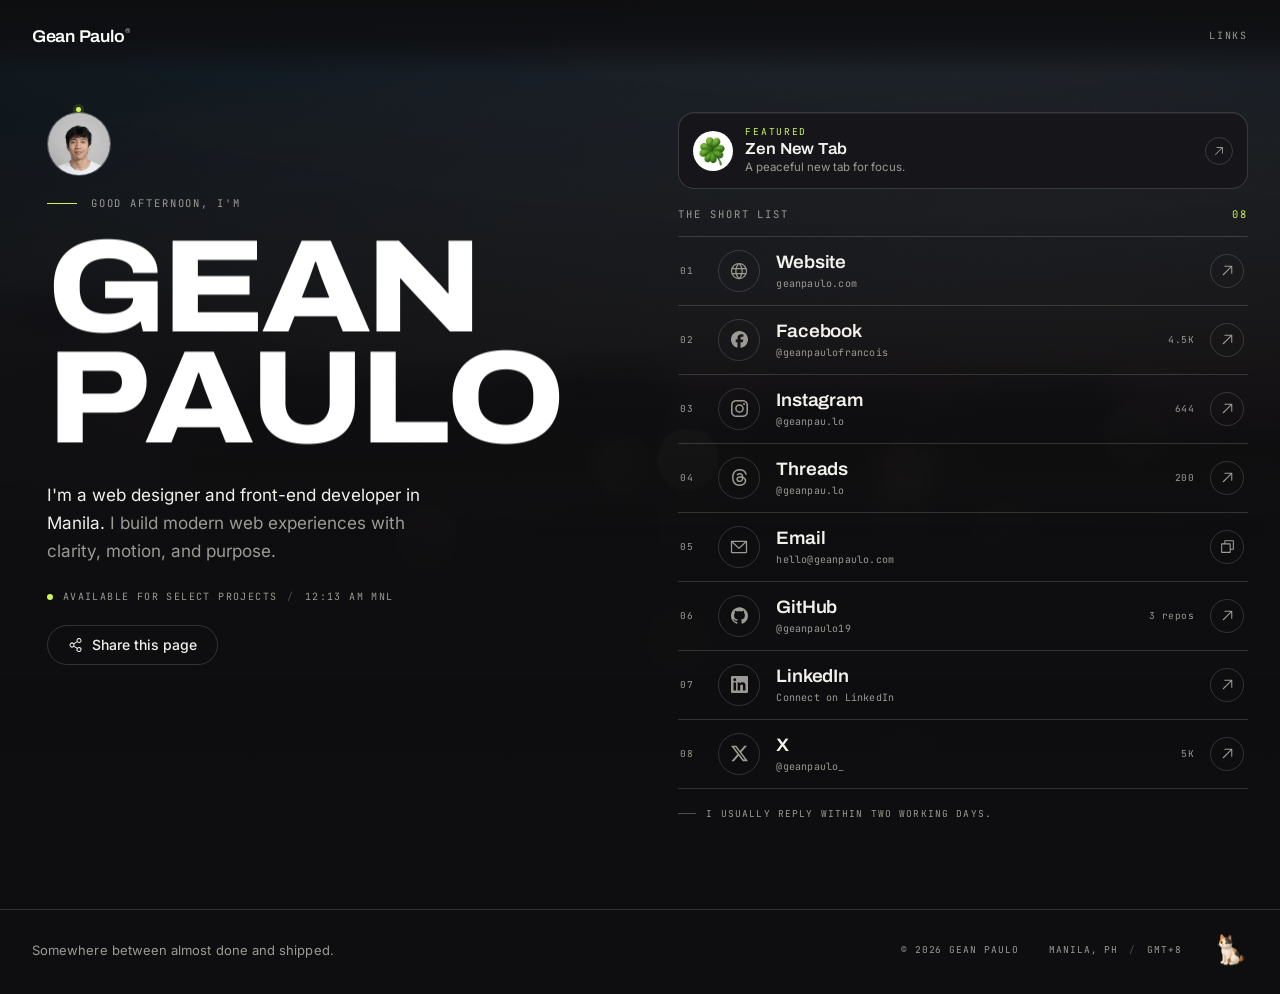
<file: index.html>
<!DOCTYPE html>
<html lang="en">
  <head>
    <meta charset="UTF-8" />
    <meta name="viewport" content="width=device-width, initial-scale=1.0" />
    <meta name="theme-color" content="#0e0e10" />
    <meta name="color-scheme" content="dark" />

    <title>Gean Paulo | Links</title>
    <meta
      name="description"
      content="Every Gean Paulo link in one place: portfolio, socials, email, and direct contact. Web designer and front-end developer in Manila."
    />
    <meta name="author" content="Gean Paulo" />
    <meta name="robots" content="index, follow" />

    <link rel="canonical" href="https://links.geanpaulo.com/" />
    <link rel="icon" type="image/svg+xml" href="assets/gp5.svg" />

    <meta property="og:type" content="website" />
    <meta property="og:site_name" content="Gean Paulo" />
    <meta property="og:title" content="Gean Paulo | Links" />
    <meta
      property="og:description"
      content="Portfolio, socials, and direct lines. All the places to find Gean Paulo, in one short list."
    />
    <meta property="og:url" content="https://links.geanpaulo.com/" />
    <meta property="og:image" content="https://links.geanpaulo.com/assets/img/og.jpg" />
    <meta property="og:image:width" content="1200" />
    <meta property="og:image:height" content="630" />
    <meta property="og:image:alt" content="Gean Paulo, web designer and front-end developer in Manila. Links page." />

    <meta name="twitter:card" content="summary_large_image" />
    <meta name="twitter:title" content="Gean Paulo | Links" />
    <meta
      name="twitter:description"
      content="Portfolio, socials, and direct lines. All the places to find Gean Paulo, in one short list."
    />
    <meta name="twitter:image" content="https://links.geanpaulo.com/assets/img/og.jpg" />

    <link rel="preload" href="assets/fonts/archivo-var.woff2" as="font" type="font/woff2" crossorigin />
    <link rel="preload" href="assets/fonts/inter-var.woff2" as="font" type="font/woff2" crossorigin />
    <link rel="preload" href="assets/fonts/jetbrains-mono-var.woff2" as="font" type="font/woff2" crossorigin />
    <link rel="stylesheet" href="styles.css" />

    <script type="application/ld+json">
      {
        "@context": "https://schema.org",
        "@type": "ProfilePage",
        "mainEntity": {
          "@type": "Person",
          "name": "Gean Paulo",
          "url": "https://geanpaulo.com/",
          "jobTitle": "Web Designer & Front-End Developer",
          "description": "Web designer and front-end developer building modern, interactive, and user-friendly web experiences.",
          "address": {
            "@type": "PostalAddress",
            "addressLocality": "Manila",
            "addressCountry": "PH"
          },
          "sameAs": [
            "https://geanpaulo.com",
            "https://www.facebook.com/geanpaulofrancois/",
            "https://instagram.com/geanpau.lo",
            "https://www.threads.net/@geanpau.lo",
            "https://github.com/geanpaulo19",
            "https://linkedin.com/in/gean-paulo-paguirigan-b391182aa",
            "https://x.com/geanpaulo_"
          ]
        }
      }
    </script>
  </head>
  <body>
    <a class="skip-link" href="#main">Skip to content</a>
    <div class="backdrop" aria-hidden="true"></div>
    <div class="beam" aria-hidden="true"></div>
    <div class="grain" aria-hidden="true"></div>

    <svg class="sprite" aria-hidden="true" focusable="false" width="0" height="0">
      <symbol id="i-globe" viewBox="0 0 256 256">
        <path d="M128,24h0A104,104,0,1,0,232,128,104.12,104.12,0,0,0,128,24Zm88,104a87.61,87.61,0,0,1-3.33,24H174.16a157.44,157.44,0,0,0,0-48h38.51A87.61,87.61,0,0,1,216,128ZM102,168H154a115.11,115.11,0,0,1-26,45A115.27,115.27,0,0,1,102,168Zm-3.9-16a140.84,140.84,0,0,1,0-48h59.88a140.84,140.84,0,0,1,0,48ZM40,128a87.61,87.61,0,0,1,3.33-24H81.84a157.44,157.44,0,0,0,0,48H43.33A87.61,87.61,0,0,1,40,128ZM154,88H102a115.11,115.11,0,0,1,26-45A115.27,115.27,0,0,1,154,88Zm52.33,0H170.71a135.28,135.28,0,0,0-22.3-45.6A88.29,88.29,0,0,1,206.37,88ZM107.59,42.4A135.28,135.28,0,0,0,85.29,88H49.63A88.29,88.29,0,0,1,107.59,42.4ZM49.63,168H85.29a135.28,135.28,0,0,0,22.3,45.6A88.29,88.29,0,0,1,49.63,168Zm98.78,45.6a135.28,135.28,0,0,0,22.3-45.6h35.66A88.29,88.29,0,0,1,148.41,213.6Z" />
      </symbol>
      <symbol id="i-envelope" viewBox="0 0 256 256">
        <path d="M224,48H32a8,8,0,0,0-8,8V192a16,16,0,0,0,16,16H216a16,16,0,0,0,16-16V56A8,8,0,0,0,224,48ZM203.43,64,128,133.15,52.57,64ZM216,192H40V74.19l82.59,75.71a8,8,0,0,0,10.82,0L216,74.19V192Z" />
      </symbol>
      <symbol id="i-arrow" viewBox="0 0 256 256">
        <path d="M200,64V168a8,8,0,0,1-16,0V83.31L69.66,197.66a8,8,0,0,1-11.32-11.32L172.69,72H88a8,8,0,0,1,0-16H192A8,8,0,0,1,200,64Z" />
      </symbol>
      <symbol id="i-facebook" viewBox="0 0 24 24">
        <path d="M9.101 23.691v-7.98H6.627v-3.667h2.474v-1.58c0-4.085 1.848-5.978 5.858-5.978.401 0 .955.042 1.468.103a8.68 8.68 0 0 1 1.141.195v3.325a8.623 8.623 0 0 0-.653-.036 26.805 26.805 0 0 0-.733-.009c-.707 0-1.259.096-1.675.309a1.686 1.686 0 0 0-.679.622c-.258.42-.374.995-.374 1.752v1.297h3.919l-.386 2.103-.287 1.564h-3.246v8.245C19.396 23.238 24 18.179 24 12.044c0-6.627-5.373-12-12-12s-12 5.373-12 12c0 5.628 3.874 10.35 9.101 11.647Z" />
      </symbol>
      <symbol id="i-instagram" viewBox="0 0 24 24">
        <path d="M7.0301.084c-1.2768.0602-2.1487.264-2.911.5634-.7888.3075-1.4575.72-2.1228 1.3877-.6652.6677-1.075 1.3368-1.3802 2.127-.2954.7638-.4956 1.6365-.552 2.914-.0564 1.2775-.0689 1.6882-.0626 4.947.0062 3.2586.0206 3.6671.0825 4.9473.061 1.2765.264 2.1482.5635 2.9107.308.7889.72 1.4573 1.388 2.1228.6679.6655 1.3365 1.0743 2.1285 1.38.7632.295 1.6361.4961 2.9134.552 1.2773.056 1.6884.069 4.9462.0627 3.2578-.0062 3.668-.0207 4.9478-.0814 1.28-.0607 2.147-.2652 2.9098-.5633.7889-.3086 1.4578-.72 2.1228-1.3881.665-.6682 1.0745-1.3378 1.3795-2.1284.2957-.7632.4966-1.636.552-2.9124.056-1.2809.0692-1.6898.063-4.948-.0063-3.2583-.021-3.6668-.0817-4.9465-.0607-1.2797-.264-2.1487-.5633-2.9117-.3084-.7889-.72-1.4568-1.3876-2.1228C21.2982 1.33 20.628.9208 19.8378.6165 19.074.321 18.2017.1197 16.9244.0645 15.6471.0093 15.236-.005 11.977.0014 8.718.0076 8.31.0215 7.0301.0839m.1402 21.6932c-1.17-.0509-1.8053-.2453-2.2287-.408-.5606-.216-.96-.4771-1.3819-.895-.422-.4178-.6811-.8186-.9-1.378-.1644-.4234-.3624-1.058-.4171-2.228-.0595-1.2645-.072-1.6442-.079-4.848-.007-3.2037.0053-3.583.0607-4.848.05-1.169.2456-1.805.408-2.2282.216-.5613.4762-.96.895-1.3816.4188-.4217.8184-.6814 1.3783-.9003.423-.1651 1.0575-.3614 2.227-.4171 1.2655-.06 1.6447-.072 4.848-.079 3.2033-.007 3.5835.005 4.8495.0608 1.169.0508 1.8053.2445 2.228.408.5608.216.96.4754 1.3816.895.4217.4194.6816.8176.9005 1.3787.1653.4217.3617 1.056.4169 2.2263.0602 1.2655.0739 1.645.0796 4.848.0058 3.203-.0055 3.5834-.061 4.848-.051 1.17-.245 1.8055-.408 2.2294-.216.5604-.4763.96-.8954 1.3814-.419.4215-.8181.6811-1.3783.9-.4224.1649-1.0577.3617-2.2262.4174-1.2656.0595-1.6448.072-4.8493.079-3.2045.007-3.5825-.006-4.848-.0608M16.953 5.5864A1.44 1.44 0 1 0 18.39 4.144a1.44 1.44 0 0 0-1.437 1.4424M5.8385 12.012c.0067 3.4032 2.7706 6.1557 6.173 6.1493 3.4026-.0065 6.157-2.7701 6.1506-6.1733-.0065-3.4032-2.771-6.1565-6.174-6.1498-3.403.0067-6.156 2.771-6.1496 6.1738M8 12.0077a4 4 0 1 1 4.008 3.9921A3.9996 3.9996 0 0 1 8 12.0077" />
      </symbol>
      <symbol id="i-threads" viewBox="0 0 24 24">
        <path d="M12.186 24h-.007c-3.581-.024-6.334-1.205-8.184-3.509C2.35 18.44 1.5 15.586 1.472 12.01v-.017c.03-3.579.879-6.43 2.525-8.482C5.845 1.205 8.6.024 12.18 0h.014c2.746.02 5.043.725 6.826 2.098 1.677 1.29 2.858 3.13 3.509 5.467l-2.04.569c-1.104-3.96-3.898-5.984-8.304-6.015-2.91.022-5.11.936-6.54 2.717C4.307 6.504 3.616 8.914 3.589 12c.027 3.086.718 5.496 2.057 7.164 1.43 1.783 3.631 2.698 6.54 2.717 2.623-.02 4.358-.631 5.8-2.045 1.647-1.613 1.618-3.593 1.09-4.798-.31-.71-.873-1.3-1.634-1.75-.192 1.352-.622 2.446-1.284 3.272-.886 1.102-2.14 1.704-3.73 1.79-1.202.065-2.361-.218-3.259-.801-1.063-.689-1.685-1.74-1.752-2.964-.065-1.19.408-2.285 1.33-3.082.88-.76 2.119-1.207 3.583-1.291a13.853 13.853 0 0 1 3.02.142c-.126-.742-.375-1.332-.75-1.757-.513-.586-1.308-.883-2.359-.89h-.029c-.844 0-1.992.232-2.721 1.32L7.734 7.847c.98-1.454 2.568-2.256 4.478-2.256h.044c3.194.02 5.097 1.975 5.287 5.388.108.046.216.094.321.142 1.49.7 2.58 1.761 3.154 3.07.797 1.82.871 4.79-1.548 7.158-1.85 1.81-4.094 2.628-7.277 2.65Zm1.003-11.69c-.242 0-.487.007-.739.021-1.836.103-2.98.946-2.916 2.143.067 1.256 1.452 1.839 2.784 1.767 1.224-.065 2.818-.543 3.086-3.71a10.5 10.5 0 0 0-2.215-.221z" />
      </symbol>
      <symbol id="i-github" viewBox="0 0 24 24">
        <path d="M12 .297c-6.63 0-12 5.373-12 12 0 5.303 3.438 9.8 8.205 11.385.6.113.82-.258.82-.577 0-.285-.01-1.04-.015-2.04-3.338.724-4.042-1.61-4.042-1.61C4.422 18.07 3.633 17.7 3.633 17.7c-1.087-.744.084-.729.084-.729 1.205.084 1.838 1.236 1.838 1.236 1.07 1.835 2.809 1.305 3.495.998.108-.776.417-1.305.76-1.605-2.665-.3-5.466-1.332-5.466-5.93 0-1.31.465-2.38 1.235-3.22-.135-.303-.54-1.523.105-3.176 0 0 1.005-.322 3.3 1.23.96-.267 1.98-.399 3-.405 1.02.006 2.04.138 3 .405 2.28-1.552 3.285-1.23 3.285-1.23.645 1.653.24 2.873.12 3.176.765.84 1.23 1.91 1.23 3.22 0 4.61-2.805 5.625-5.475 5.92.42.36.81 1.096.81 2.22 0 1.606-.015 2.896-.015 3.286 0 .315.21.69.825.57C20.565 22.092 24 17.592 24 12.297c0-6.627-5.373-12-12-12" />
      </symbol>

      <symbol id="i-copy" viewBox="0 0 256 256">
        <path d="M216,32H88a8,8,0,0,0-8,8V80H40a8,8,0,0,0-8,8V216a8,8,0,0,0,8,8H168a8,8,0,0,0,8-8V176h40a8,8,0,0,0,8-8V40A8,8,0,0,0,216,32ZM160,208H48V96H160Zm48-48H176V88a8,8,0,0,0-8-8H96V48H208Z" />
      </symbol>
      <symbol id="i-share" viewBox="0 0 256 256">
        <path d="M176,160a39.89,39.89,0,0,0-28.62,12.09l-46.1-29.63a39.8,39.8,0,0,0,0-28.92l46.1-29.63a40,40,0,1,0-8.66-13.45l-46.1,29.63a40,40,0,1,0,0,55.82l46.1,29.63A40,40,0,1,0,176,160Zm0-128a24,24,0,1,1-24,24A24,24,0,0,1,176,32ZM64,152a24,24,0,1,1,24-24A24,24,0,0,1,64,152Zm112,72a24,24,0,1,1,24-24A24,24,0,0,1,176,224Z" />
      </symbol>
      <symbol id="i-check" viewBox="0 0 256 256">
        <path d="M173.66,98.34a8,8,0,0,1,0,11.32l-56,56a8,8,0,0,1-11.32,0l-24-24a8,8,0,0,1,11.32-11.32L112,148.69l50.34-50.35A8,8,0,0,1,173.66,98.34ZM232,128A104,104,0,1,1,128,24,104.11,104.11,0,0,1,232,128Zm-16,0a88,88,0,1,0-88,88A88.1,88.1,0,0,0,216,128Z" />
      </symbol>
      <symbol id="i-sun" viewBox="0 0 256 256">
        <path d="M120,40V16a8,8,0,0,1,16,0V40a8,8,0,0,1-16,0Zm72,88a64,64,0,1,1-64-64A64.07,64.07,0,0,1,192,128Zm-16,0a48,48,0,1,0-48,48A48.05,48.05,0,0,0,176,128ZM58.34,69.66A8,8,0,0,0,69.66,58.34l-16-16A8,8,0,0,0,42.34,53.66Zm0,116.68-16,16a8,8,0,0,0,11.32,11.32l16-16a8,8,0,0,0-11.32-11.32ZM192,72a8,8,0,0,0,5.66-2.34l16-16a8,8,0,0,0-11.32-11.32l-16,16A8,8,0,0,0,192,72Zm5.66,114.34a8,8,0,0,0-11.32,11.32l16,16a8,8,0,0,0,11.32-11.32ZM48,128a8,8,0,0,0-8-8H16a8,8,0,0,0,0,16H40A8,8,0,0,0,48,128Zm80,80a8,8,0,0,0-8,8v24a8,8,0,0,0,16,0V216A8,8,0,0,0,128,208Zm112-88H216a8,8,0,0,0,0,16h24a8,8,0,0,0,0-16Z" />
      </symbol>
      <symbol id="i-cloud-sun" viewBox="0 0 256 256">
        <path d="M164,72a76.2,76.2,0,0,0-20.26,2.73,55.63,55.63,0,0,0-9.41-11.54l9.51-13.57a8,8,0,1,0-13.11-9.18L121.22,54A55.9,55.9,0,0,0,96,48c-.58,0-1.16,0-1.74,0L91.37,31.71a8,8,0,1,0-15.75,2.77L78.5,50.82A56.1,56.1,0,0,0,55.23,65.67L41.61,56.14a8,8,0,1,0-9.17,13.11L46,78.77A55.55,55.55,0,0,0,40,104c0,.57,0,1.15,0,1.72L23.71,108.6a8,8,0,0,0,1.38,15.88,8.24,8.24,0,0,0,1.39-.12l16.32-2.88a55.74,55.74,0,0,0,5.86,12.42A52,52,0,0,0,84,224h80a76,76,0,0,0,0-152ZM56,104a40,40,0,0,1,72.54-23.24,76.26,76.26,0,0,0-35.62,40,52.14,52.14,0,0,0-31,4.17A40,40,0,0,1,56,104ZM164,208H84a36,36,0,1,1,4.78-71.69c-.37,2.37-.63,4.79-.77,7.23a8,8,0,0,0,16,.92,58.91,58.91,0,0,1,1.88-11.81c0-.16.09-.32.12-.48A60.06,60.06,0,1,1,164,208Z" />
      </symbol>
      <symbol id="i-cloud" viewBox="0 0 256 256">
        <path d="M160,40A88.09,88.09,0,0,0,81.29,88.67,64,64,0,1,0,72,216h88a88,88,0,0,0,0-176Zm0,160H72a48,48,0,0,1,0-96c1.1,0,2.2,0,3.29.11A88,88,0,0,0,72,128a8,8,0,0,0,16,0,72,72,0,1,1,72,72Z" />
      </symbol>
      <symbol id="i-cloud-rain" viewBox="0 0 256 256">
        <path d="M158.66,196.44l-32,48a8,8,0,1,1-13.32-8.88l32-48a8,8,0,0,1,13.32,8.88ZM232,92a76.08,76.08,0,0,1-76,76H132.28l-29.62,44.44a8,8,0,1,1-13.32-8.88L113.05,168H76A52,52,0,0,1,76,64a53.26,53.26,0,0,1,8.92.76A76.08,76.08,0,0,1,232,92Zm-16,0A60.06,60.06,0,0,0,96,88.46a8,8,0,0,1-16-.92q.21-3.66.77-7.23A38.11,38.11,0,0,0,76,80a36,36,0,0,0,0,72h80A60.07,60.07,0,0,0,216,92Z" />
      </symbol>
      <symbol id="i-cloud-fog" viewBox="0 0 256 256">
        <path d="M120,208H72a8,8,0,0,1,0-16h48a8,8,0,0,1,0,16Zm64-16H160a8,8,0,0,0,0,16h24a8,8,0,0,0,0-16Zm-24,32H104a8,8,0,0,0,0,16h56a8,8,0,0,0,0-16Zm72-124a76.08,76.08,0,0,1-76,76H76A52,52,0,0,1,76,72a53.26,53.26,0,0,1,8.92.76A76.08,76.08,0,0,1,232,100Zm-16,0A60.06,60.06,0,0,0,96,96.46a8,8,0,0,1-16-.92q.21-3.66.77-7.23A38.11,38.11,0,0,0,76,88a36,36,0,0,0,0,72h80A60.07,60.07,0,0,0,216,100Z" />
      </symbol>
      <symbol id="i-cloud-lightning" viewBox="0 0 256 256">
        <path d="M156,16A76.2,76.2,0,0,0,84.92,64.76,53.26,53.26,0,0,0,76,64a52,52,0,0,0,0,104h37.87L97.14,195.88A8,8,0,0,0,104,208h25.87l-16.73,27.88a8,8,0,0,0,13.72,8.24l24-40A8,8,0,0,0,144,192H118.13l14.4-24H156a76,76,0,0,0,0-152Zm0,136H76a36,36,0,0,1,0-72,38.11,38.11,0,0,1,4.78.31q-.56,3.57-.77,7.23a8,8,0,0,0,16,.92A60.06,60.06,0,1,1,156,152Z" />
      </symbol>
      <symbol id="i-snowflake" viewBox="0 0 256 256">
        <path d="M223.77,150.09a8,8,0,0,1-5.86,9.68l-24.64,6,6.46,24.11a8,8,0,0,1-5.66,9.8A8.25,8.25,0,0,1,192,200a8,8,0,0,1-7.72-5.93l-7.72-28.8L136,141.86v46.83l21.66,21.65a8,8,0,0,1-11.32,11.32L128,203.31l-18.34,18.35a8,8,0,0,1-11.32-11.32L120,188.69V141.86L79.45,165.27l-7.72,28.8A8,8,0,0,1,64,200a8.25,8.25,0,0,1-2.08-.27,8,8,0,0,1-5.66-9.8l6.46-24.11-24.64-6a8,8,0,0,1,3.82-15.54l29.45,7.23L112,128,71.36,104.54l-29.45,7.23A7.85,7.85,0,0,1,40,112a8,8,0,0,1-1.91-15.77l24.64-6L56.27,66.07a8,8,0,0,1,15.46-4.14l7.72,28.8L120,114.14V67.31L98.34,45.66a8,8,0,0,1,11.32-11.32L128,52.69l18.34-18.35a8,8,0,0,1,11.32,11.32L136,67.31v46.83l40.55-23.41,7.72-28.8a8,8,0,0,1,15.46,4.14l-6.46,24.11,24.64,6A8,8,0,0,1,216,112a7.85,7.85,0,0,1-1.91-.23l-29.45-7.23L144,128l40.64,23.46,29.45-7.23A8,8,0,0,1,223.77,150.09Z" />
      </symbol>
      <symbol id="i-linkedin" viewBox="0 0 24 24">
        <path d="M20.447 20.452h-3.554v-5.569c0-1.328-.027-3.037-1.852-3.037-1.853 0-2.136 1.445-2.136 2.939v5.667H9.351V9h3.414v1.561h.046c.477-.9 1.637-1.85 3.37-1.85 3.601 0 4.267 2.37 4.267 5.455v6.286zM5.337 7.433c-1.144 0-2.063-.926-2.063-2.065 0-1.138.92-2.063 2.063-2.063 1.14 0 2.064.925 2.064 2.063 0 1.139-.925 2.065-2.064 2.065zm1.782 13.019H3.555V9h3.564v11.452zM22.225 0H1.771C.792 0 0 .774 0 1.729v20.542C0 23.227.792 24 1.771 24h20.451C23.2 24 24 23.227 24 22.271V1.729C24 .774 23.2 0 22.222 0h.003z" />
      </symbol>
      <symbol id="i-x" viewBox="0 0 24 24">
        <path d="M18.901 1.153h3.68l-8.04 9.19L24 22.846h-7.406l-5.8-7.584-6.638 7.584H.474l8.6-9.83L0 1.154h7.594l5.243 6.932ZM17.61 20.644h2.039L6.486 3.24H4.298Z" />
      </symbol>
    </svg>

    <header class="topbar">
      <div class="topbar-inner">
        <a class="wordmark" href="https://geanpaulo.com" target="_blank" rel="noopener">
          Gean Paulo<sup aria-hidden="true">®</sup><span class="sr-only">, portfolio website, opens in a new tab</span>
        </a>
        <span class="page-label">Links</span>
      </div>
    </header>

    <main class="stage" id="main" tabindex="-1">
      <section class="identity" aria-labelledby="name">
        <div class="identity-inner">
          <div class="avatar-wrap">
            <img class="avatar" src="assets/img/avatar.webp" alt="Gean Paulo" width="56" height="56" decoding="async" />
            <span class="avatar-orbit" aria-hidden="true"></span>
          </div>

          <p class="eyebrow">
            <span class="eyebrow-rule" aria-hidden="true"></span>
            <span data-greeting>Hello, I'm</span>
          </p>

          <h1 class="name" id="name" aria-label="Gean Paulo">
            <span class="name-line" aria-hidden="true">
              <span class="ltr" style="--d: 0.02s">G</span><span class="ltr" style="--d: 0.06s">E</span><span class="ltr" style="--d: 0.1s">A</span><span class="ltr" style="--d: 0.14s">N</span>
            </span>
            <span class="name-line" aria-hidden="true">
              <span class="ltr" style="--d: 0.18s">P</span><span class="ltr" style="--d: 0.22s">A</span><span class="ltr" style="--d: 0.26s">U</span><span class="ltr" style="--d: 0.3s">L</span><span class="ltr" style="--d: 0.34s">O</span>
            </span>
          </h1>

          <p class="tagline">
            <strong>I'm a web designer and front-end developer in Manila.</strong>
            I build modern web experiences with clarity, motion, and purpose.
          </p>

          <p class="live-status">
            <span class="status-dot" aria-hidden="true"></span>
            <span>Available for select projects</span>
            <span class="live-sep" aria-hidden="true">/</span>
            <span class="live-clock"><span data-clock>--:--</span> MNL</span>
            <span class="live-sep" data-weather-sep aria-hidden="true" hidden>/</span>
            <span class="live-weather" data-weather hidden>
              <svg class="weather-icon" aria-hidden="true" focusable="false"><use href="#i-sun" /></svg>
              <span data-weather-temp></span>
              <span class="sr-only" data-weather-desc></span>
            </span>
          </p>

          <button class="share-btn" type="button" data-share>
            <svg class="share-icon" viewBox="0 0 256 256" fill="currentColor" aria-hidden="true" focusable="false"><use href="#i-share" /></svg>
            Share this page
          </button>
        </div>
      </section>

      <section class="links" id="links" aria-labelledby="links-title">
        <a class="feature" href="https://chromewebstore.google.com/detail/chhlgdhacpabpphphdhjicnpbpklpdbk" target="_blank" rel="noopener">
          <span class="feature-icon">
            <img src="assets/img/zen-icon.webp" alt="" width="40" height="40" />
          </span>
          <span class="feature-copy">
            <span class="feature-tag">Featured</span>
            <span class="feature-title">Zen New Tab</span>
            <span class="feature-tagline">A peaceful new tab for focus.</span>
          </span>
          <span class="feature-arrow"><svg class="icon icon--arrow" viewBox="0 0 256 256" fill="currentColor" aria-hidden="true" focusable="false"><use href="#i-arrow" /></svg></span>
          <span class="sr-only">Opens in the Chrome Web Store in a new tab</span>
        </a>

        <div class="links-head">
          <h2 id="links-title">The short list</h2>
          <span class="links-count" aria-hidden="true">08</span>
        </div>

        <ul class="link-list">
          <li class="link-item" style="--i: 0">
            <a class="row row--website" href="https://geanpaulo.com" target="_blank" rel="me noopener">
              <span class="row-index" aria-hidden="true">01</span>
              <span class="coin"><svg class="icon icon--globe" viewBox="0 0 256 256" fill="currentColor" aria-hidden="true" focusable="false"><use href="#i-globe" /></svg></span>
              <span class="row-body"><span class="row-label">Website</span><span class="row-meta">geanpaulo.com</span></span>
              <span class="row-arrow"><svg class="icon icon--arrow" viewBox="0 0 256 256" fill="currentColor" aria-hidden="true" focusable="false"><use href="#i-arrow" /></svg></span>
              <span class="sr-only">Opens in a new tab</span>
            </a>
          </li>

          <li class="link-item" style="--i: 1">
            <a class="row" href="https://www.facebook.com/geanpaulofrancois/" target="_blank" rel="me noopener">
              <span class="row-index" aria-hidden="true">02</span>
              <span class="coin"><svg class="icon icon--facebook" viewBox="0 0 24 24" fill="currentColor" aria-hidden="true" focusable="false"><use href="#i-facebook" /></svg></span>
              <span class="row-body"><span class="row-label">Facebook</span><span class="row-meta">@geanpaulofrancois</span></span>
              <span class="row-stat" title="4.5K followers">4.5K</span>
              <span class="row-arrow"><svg class="icon icon--arrow" viewBox="0 0 256 256" fill="currentColor" aria-hidden="true" focusable="false"><use href="#i-arrow" /></svg></span>
              <span class="sr-only">Opens in a new tab</span>
            </a>
          </li>

          <li class="link-item" style="--i: 2">
            <a class="row" href="https://instagram.com/geanpau.lo" target="_blank" rel="me noopener">
              <span class="row-index" aria-hidden="true">03</span>
              <span class="coin"><svg class="icon icon--instagram" viewBox="0 0 24 24" fill="currentColor" aria-hidden="true" focusable="false"><use href="#i-instagram" /></svg></span>
              <span class="row-body"><span class="row-label">Instagram</span><span class="row-meta">@geanpau.lo</span></span>
              <span class="row-stat" title="644 followers">644</span>
              <span class="row-arrow"><svg class="icon icon--arrow" viewBox="0 0 256 256" fill="currentColor" aria-hidden="true" focusable="false"><use href="#i-arrow" /></svg></span>
              <span class="sr-only">Opens in a new tab</span>
            </a>
          </li>

          <li class="link-item" style="--i: 3">
            <a class="row" href="https://www.threads.net/@geanpau.lo" target="_blank" rel="me noopener">
              <span class="row-index" aria-hidden="true">04</span>
              <span class="coin"><svg class="icon icon--threads" viewBox="0 0 24 24" fill="currentColor" aria-hidden="true" focusable="false"><use href="#i-threads" /></svg></span>
              <span class="row-body"><span class="row-label">Threads</span><span class="row-meta">@geanpau.lo</span></span>
              <span class="row-stat" title="200 followers">200</span>
              <span class="row-arrow"><svg class="icon icon--arrow" viewBox="0 0 256 256" fill="currentColor" aria-hidden="true" focusable="false"><use href="#i-arrow" /></svg></span>
              <span class="sr-only">Opens in a new tab</span>
            </a>
          </li>

          <li class="link-item" style="--i: 4">
            <a class="row" href="mailto:hello@geanpaulo.com" data-copy-email aria-label="Copy email address hello@geanpaulo.com">
              <span class="row-index" aria-hidden="true">05</span>
              <span class="coin"><svg class="icon icon--envelope" viewBox="0 0 256 256" fill="currentColor" aria-hidden="true" focusable="false"><use href="#i-envelope" /></svg></span>
              <span class="row-body"><span class="row-label">Email</span><span class="row-meta">hello@geanpaulo.com</span></span>
              <span class="row-arrow"><svg class="icon icon--copy" viewBox="0 0 256 256" fill="currentColor" aria-hidden="true" focusable="false"><use href="#i-copy" /></svg></span>
            </a>
          </li>

          <li class="link-item" style="--i: 5">
            <a class="row" href="https://github.com/geanpaulo19" target="_blank" rel="me noopener">
              <span class="row-index" aria-hidden="true">06</span>
              <span class="coin"><svg class="icon icon--github" viewBox="0 0 24 24" fill="currentColor" aria-hidden="true" focusable="false"><use href="#i-github" /></svg></span>
              <span class="row-body"><span class="row-label">GitHub</span><span class="row-meta">@geanpaulo19</span></span>
              <span class="row-stat" title="3 public repositories">3 repos</span>
              <span class="row-arrow"><svg class="icon icon--arrow" viewBox="0 0 256 256" fill="currentColor" aria-hidden="true" focusable="false"><use href="#i-arrow" /></svg></span>
              <span class="sr-only">Opens in a new tab</span>
            </a>
          </li>

          <li class="link-item" style="--i: 6">
            <a class="row" href="https://linkedin.com/in/gean-paulo-paguirigan-b391182aa" target="_blank" rel="me noopener">
              <span class="row-index" aria-hidden="true">07</span>
              <span class="coin"><svg class="icon icon--linkedin" viewBox="0 0 24 24" fill="currentColor" aria-hidden="true" focusable="false"><use href="#i-linkedin" /></svg></span>
              <span class="row-body"><span class="row-label">LinkedIn</span><span class="row-meta">Connect on LinkedIn</span></span>
              <span class="row-arrow"><svg class="icon icon--arrow" viewBox="0 0 256 256" fill="currentColor" aria-hidden="true" focusable="false"><use href="#i-arrow" /></svg></span>
              <span class="sr-only">Opens in a new tab</span>
            </a>
          </li>

          <li class="link-item" style="--i: 7">
            <a class="row" href="https://x.com/geanpaulo_" target="_blank" rel="me noopener">
              <span class="row-index" aria-hidden="true">08</span>
              <span class="coin"><svg class="icon icon--x" viewBox="0 0 24 24" fill="currentColor" aria-hidden="true" focusable="false"><use href="#i-x" /></svg></span>
              <span class="row-body"><span class="row-label">X</span><span class="row-meta">@geanpaulo_</span></span>
              <span class="row-stat" title="5K followers">5K</span>
              <span class="row-arrow"><svg class="icon icon--arrow" viewBox="0 0 256 256" fill="currentColor" aria-hidden="true" focusable="false"><use href="#i-arrow" /></svg></span>
              <span class="sr-only">Opens in a new tab</span>
            </a>
          </li>
        </ul>

        <p class="links-foot">I usually reply within two working days.</p>
      </section>
    </main>

    <footer class="closing">
      <div class="closing-inner">
        <p class="footnote">
          <span class="footnote-text" data-footnote>Somewhere between almost done and shipped.</span>
        </p>
        <p class="clone clone--copyright">© <span data-year>2026</span> Gean Paulo</p>
        <p class="clone clone--place">Manila, PH <span class="slash" aria-hidden="true">/</span> GMT+8</p>
        <a class="cat-easter" href="cat.html" aria-label="Meet Curiosity and Ming Ming, the cats behind this site" title="Meet the cats">
          <img src="assets/img/cat.webp" alt="" width="32" height="32" loading="lazy" decoding="async" />
        </a>
      </div>
    </footer>

    <div class="toast" data-toast role="status" aria-live="polite" aria-atomic="true">
      <svg class="toast-icon" viewBox="0 0 256 256" fill="currentColor" aria-hidden="true" focusable="false"><use href="#i-check" /></svg>
      <span data-toast-text></span>
    </div>

    <script src="script.js" defer></script>
  </body>
</html>
</file>
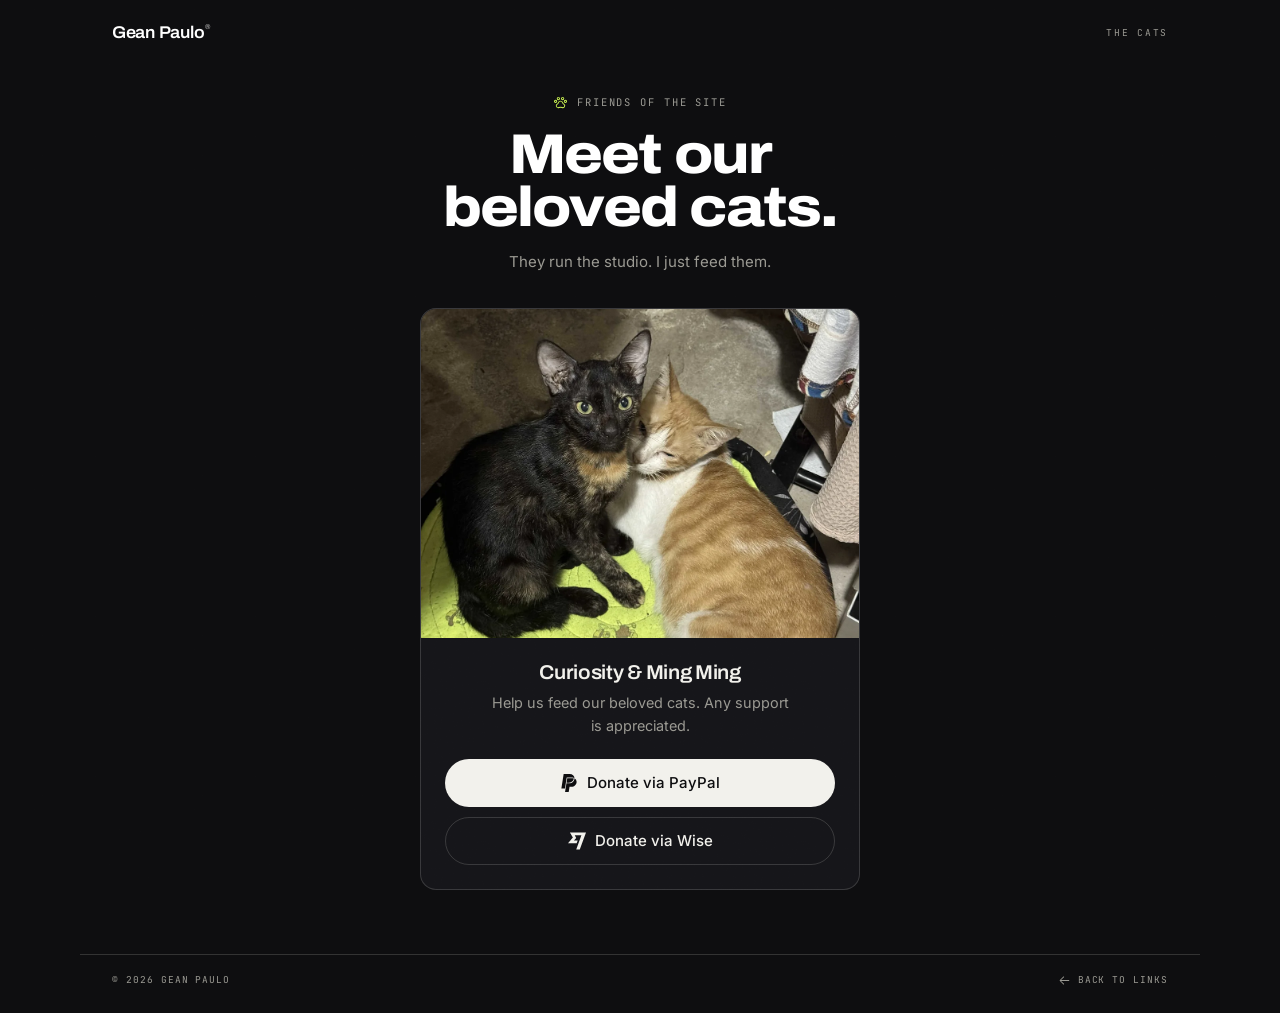
<file: cat.html>
<!DOCTYPE html>
<html lang="en">
  <head>
    <meta charset="UTF-8" />
    <meta name="viewport" content="width=device-width, initial-scale=1.0" />
    <meta name="theme-color" content="#0e0e10" />
    <meta name="color-scheme" content="dark" />
    <meta name="robots" content="noindex, nofollow" />

    <title>The Cats | Gean Paulo</title>
    <meta
      name="description"
      content="Meet Curiosity and Ming Ming, the two cats who run the studio behind links.geanpaulo.com."
    />

    <link rel="icon" type="image/svg+xml" href="assets/gp5.svg" />
    <link rel="preload" href="assets/fonts/archivo-var.woff2" as="font" type="font/woff2" crossorigin />
    <link rel="preload" href="assets/fonts/inter-var.woff2" as="font" type="font/woff2" crossorigin />
    <link rel="preload" href="assets/fonts/jetbrains-mono-var.woff2" as="font" type="font/woff2" crossorigin />
    <link rel="stylesheet" href="styles.css" />
    <link rel="stylesheet" href="cat.css" />
  </head>

  <body class="cat-page">
    <div class="grain" aria-hidden="true"></div>

    <header class="cat-top">
      <a class="wordmark" href="./">
        Gean Paulo<sup aria-hidden="true">®</sup><span class="sr-only">, back to the links page</span>
      </a>
      <span class="cat-top-meta">The cats</span>
    </header>

    <main class="cat-main" id="cats" tabindex="-1">
      <p class="cat-label">
        <svg class="cat-paw" viewBox="0 0 256 256" fill="currentColor" aria-hidden="true" focusable="false">
          <path d="M212,80a28,28,0,1,0,28,28A28,28,0,0,0,212,80Zm0,40a12,12,0,1,1,12-12A12,12,0,0,1,212,120ZM72,108a28,28,0,1,0-28,28A28,28,0,0,0,72,108ZM44,120a12,12,0,1,1,12-12A12,12,0,0,1,44,120ZM92,88A28,28,0,1,0,64,60,28,28,0,0,0,92,88Zm0-40A12,12,0,1,1,80,60,12,12,0,0,1,92,48Zm72,40a28,28,0,1,0-28-28A28,28,0,0,0,164,88Zm0-40a12,12,0,1,1-12,12A12,12,0,0,1,164,48Zm23.12,100.86a35.3,35.3,0,0,1-16.87-21.14,44,44,0,0,0-84.5,0A35.25,35.25,0,0,1,69,148.82,40,40,0,0,0,88,224a39.48,39.48,0,0,0,15.52-3.13,64.09,64.09,0,0,1,48.87,0,40,40,0,0,0,34.73-72ZM168,208a24,24,0,0,1-9.45-1.93,80.14,80.14,0,0,0-61.19,0,24,24,0,0,1-20.71-43.26,51.22,51.22,0,0,0,24.46-30.67,28,28,0,0,1,53.78,0,51.27,51.27,0,0,0,24.53,30.71A24,24,0,0,1,168,208Z" />
        </svg>
        Friends of the site
      </p>

      <h1 class="cat-title">Meet our beloved cats.</h1>
      <p class="cat-intro">They run the studio. I just feed them.</p>

      <article class="cat-card">
        <div class="cat-media">
          <img
            src="assets/img/cats.webp"
            alt="Curiosity, a black tortoiseshell cat, resting against Ming Ming, an orange and white cat."
            width="1100"
            height="1100"
          />
        </div>

        <div class="cat-body">
          <h2 class="cat-name">Curiosity &amp; Ming Ming</h2>
          <p class="cat-desc">Help us feed our beloved cats. Any support is appreciated.</p>
        </div>

        <div class="cat-actions">
          <a class="cat-btn cat-btn--primary" href="https://www.paypal.me/geanpaulo" target="_blank" rel="noopener">
            <svg viewBox="0 0 24 24" fill="currentColor" aria-hidden="true" focusable="false">
              <path d="M15.607 4.653H8.941L6.645 19.251H1.82L4.862 0h7.995c3.754 0 6.375 2.294 6.473 5.513-.648-.478-2.105-.86-3.722-.86m6.57 5.546c0 3.41-3.01 6.853-6.958 6.853h-2.493L11.595 24H6.74l1.845-11.538h3.592c4.208 0 7.346-3.634 7.153-6.949a5.24 5.24 0 0 1 2.848 4.686M9.653 5.546h6.408c.907 0 1.942.222 2.363.541-.195 2.741-2.655 5.483-6.441 5.483H8.714Z" />
            </svg>
            Donate via PayPal
            <span class="sr-only">(opens in a new tab)</span>
          </a>

          <a class="cat-btn cat-btn--outline" href="https://wise.com/pay/me/geanpaulop" target="_blank" rel="noopener">
            <svg viewBox="0 0 24 24" fill="currentColor" aria-hidden="true" focusable="false">
              <path d="M6.488 7.469 0 15.05h11.585l1.301-3.576H7.922l3.033-3.507.01-.092L8.993 4.48h8.873l-6.878 18.925h4.706L24 .595H2.543l3.945 6.874Z" />
            </svg>
            Donate via Wise
            <span class="sr-only">(opens in a new tab)</span>
          </a>
        </div>
      </article>
    </main>

    <footer class="cat-foot">
      <p>© <span data-year>2026</span> Gean Paulo</p>
      <a href="./">
        <svg viewBox="0 0 256 256" fill="currentColor" aria-hidden="true" focusable="false">
          <path d="M224,128a8,8,0,0,1-8,8H59.31l58.35,58.34a8,8,0,0,1-11.32,11.32l-72-72a8,8,0,0,1,0-11.32l72-72a8,8,0,0,1,11.32,11.32L59.31,120H216A8,8,0,0,1,224,128Z" />
        </svg>
        Back to links
      </a>
    </footer>
  </body>
</html>
</file>
<file: styles.css>
/* ------------------------------------------------------------------
   Gean Paulo / Links
   Built on the "Night Screening" design system: Ink Black, Paper White,
   Ash Gray, Raised Charcoal, Hairline, Signal Lime. No second accent.
------------------------------------------------------------------- */

@font-face {
  font-family: "Archivo";
  src: url("assets/fonts/archivo-var.woff2") format("woff2");
  font-weight: 100 900;
  font-stretch: 62% 125%;
  font-style: normal;
  font-display: swap;
}

@font-face {
  font-family: "Inter";
  src: url("assets/fonts/inter-var.woff2") format("woff2");
  font-weight: 100 900;
  font-style: normal;
  font-display: swap;
}

@font-face {
  font-family: "JetBrains Mono";
  src: url("assets/fonts/jetbrains-mono-var.woff2") format("woff2");
  font-weight: 100 800;
  font-style: normal;
  font-display: swap;
}

:root {
  --background: #0e0e10;
  --foreground: #f2f1ec;
  --white: #ffffff;
  --muted: #9b9a93;
  --surface: #16161a;
  --field: #1b1b20;
  --border: rgba(242, 241, 236, 0.16);
  --border-strong: rgba(242, 241, 236, 0.28);
  --accent: #cdf553;
  --accent-ink: #131311;

  --sans: "Inter", system-ui, -apple-system, sans-serif;
  --display: "Archivo", "Inter", system-ui, sans-serif;
  --mono: "JetBrains Mono", ui-monospace, "SF Mono", monospace;

  --ease-out: cubic-bezier(0.16, 1, 0.3, 1);
  --ease-ui: cubic-bezier(0.23, 1, 0.32, 1);

  --shell: 1280px;
  --gutter: clamp(20px, 3vw, 32px);
}

*,
*::before,
*::after {
  box-sizing: border-box;
}

html {
  color-scheme: dark;
  background: var(--background);
  -webkit-text-size-adjust: 100%;
  text-size-adjust: 100%;
}

body {
  display: flex;
  flex-direction: column;
  margin: 0;
  min-height: 100dvh;
  overflow-x: hidden;
  background: var(--background);
  color: var(--foreground);
  font-family: var(--sans);
  font-size: 16px;
  line-height: 1.625;
  -webkit-font-smoothing: antialiased;
  -moz-osx-font-smoothing: grayscale;
  text-rendering: optimizeLegibility;
}

::selection {
  background: var(--accent);
  color: var(--accent-ink);
}

:focus-visible {
  outline: 2px solid var(--accent);
  outline-offset: 3px;
}

.sr-only {
  position: absolute;
  width: 1px;
  height: 1px;
  padding: 0;
  margin: -1px;
  overflow: hidden;
  clip: rect(0, 0, 0, 0);
  white-space: nowrap;
  border: 0;
}

.skip-link {
  position: fixed;
  top: 14px;
  left: 14px;
  z-index: 120;
  transform: translateY(-180%);
  display: inline-flex;
  align-items: center;
  height: 40px;
  padding: 0 22px;
  border-radius: 9999px;
  background: var(--accent);
  color: var(--accent-ink);
  font-size: 14px;
  font-weight: 500;
  text-decoration: none;
  transition: transform 180ms var(--ease-out);
}

.skip-link:focus-visible {
  transform: translateY(0);
  outline-color: var(--foreground);
}

/* Film grain: a fixed, non-interactive texture over the whole page. */
.grain {
  position: fixed;
  inset: 0;
  z-index: 90;
  pointer-events: none;
  opacity: 0.05;
  mix-blend-mode: soft-light;
  background-image: url("assets/grain.svg");
  background-size: 160px 160px;
}

/* Top-of-page imagery: real dusk bokeh, faded into the ink. */
.backdrop {
  position: absolute;
  inset: 0 0 auto 0;
  height: 100dvh;
  z-index: 0;
  overflow: hidden;
  pointer-events: none;
}

.backdrop::before {
  content: "";
  position: absolute;
  inset: 0;
  background-image: url("assets/img/backdrop.webp");
  background-position: center 62%;
  background-size: cover;
  background-repeat: no-repeat;
  opacity: 0.32;
  filter: saturate(0.55) brightness(0.82);
  -webkit-mask-image: linear-gradient(to bottom, #000 0%, rgba(0, 0, 0, 0.9) 34%, transparent 90%);
  mask-image: linear-gradient(to bottom, #000 0%, rgba(0, 0, 0, 0.9) 34%, transparent 90%);
}

.backdrop::after {
  content: "";
  position: absolute;
  inset: 0;
  background:
    linear-gradient(to bottom, rgba(14, 14, 16, 0.38) 0%, rgba(14, 14, 16, 0.62) 42%, var(--background) 92%),
    radial-gradient(110% 70% at 68% 0%, rgba(14, 14, 16, 0) 0%, rgba(14, 14, 16, 0.42) 100%);
}

/* Projector light that follows the pointer across the backdrop. */
.beam {
  position: fixed;
  inset: 0;
  z-index: 0;
  pointer-events: none;
  opacity: 0;
  background:
    radial-gradient(580px circle at var(--beam-x, 50%) var(--beam-y, 28%), rgba(242, 241, 236, 0.08), transparent 68%),
    radial-gradient(300px circle at var(--beam-x, 50%) var(--beam-y, 28%), rgba(205, 245, 83, 0.03), transparent 70%);
  transition: opacity 400ms var(--ease-ui);
}

.beam.is-on {
  opacity: 1;
}

@media (prefers-reduced-motion: reduce) {
  .beam {
    display: none;
  }
}

/* --------------------------------- Header -------------------------------- */

.topbar {
  position: fixed;
  inset: 0 0 auto 0;
  z-index: 40;
  height: 72px;
  background: linear-gradient(
    to bottom,
    rgba(14, 14, 16, 0.96) 0%,
    rgba(14, 14, 16, 0.82) 54%,
    rgba(14, 14, 16, 0) 100%
  );
}

.topbar-inner {
  width: 100%;
  max-width: var(--shell);
  height: 100%;
  margin: 0 auto;
  padding-inline: var(--gutter);
  display: flex;
  align-items: center;
  justify-content: space-between;
  gap: 20px;
}

.wordmark {
  position: relative;
  display: inline-flex;
  align-items: flex-start;
  color: var(--white);
  font-family: var(--display);
  font-size: 17px;
  font-weight: 600;
  font-stretch: 105%;
  line-height: 1;
  letter-spacing: -0.015em;
  padding-block: 14px;
  margin-block: -14px;
  text-decoration: none;
  white-space: nowrap;
  transition: opacity 180ms ease;
}

.wordmark sup {
  margin-left: 1px;
  top: 0;
  font-size: 7px;
  font-weight: 500;
  line-height: 1;
  opacity: 0.72;
  transform: translateY(-1px);
}

.wordmark:hover {
  opacity: 0.76;
}

.page-label {
  color: var(--muted);
  font-family: var(--mono);
  font-size: 10px;
  font-weight: 400;
  line-height: 1.4;
  letter-spacing: 0.18em;
  text-transform: uppercase;
}

.status-dot {
  width: 6px;
  height: 6px;
  flex: none;
  border-radius: 50%;
  background: var(--accent);
}

/* -------------------------------- Stage --------------------------------- */

.stage {
  position: relative;
  z-index: 1;
  width: 100%;
  max-width: var(--shell);
  min-height: 0;
  margin: 0 auto;
  padding: 112px var(--gutter) 64px;
  flex: 1 1 auto;
  display: grid;
  grid-template-columns: minmax(0, 1fr) minmax(0, 1fr);
  align-items: start;
  gap: clamp(48px, 6vw, 96px);
}

.stage:focus {
  outline: none;
}

.identity {
  min-width: 0;
  align-self: stretch;
}

.identity-inner {
  position: sticky;
  top: 112px;
  width: min(540px, 100%);
  margin-inline: auto;
}

.avatar-wrap {
  position: relative;
  width: 64px;
  height: 64px;
  margin-bottom: 20px;
}

.avatar {
  display: block;
  width: 100%;
  height: 100%;
  border: 1px solid var(--border-strong);
  border-radius: 50%;
  object-fit: cover;
  background: var(--field);
}

.avatar-orbit {
  position: absolute;
  inset: -5px;
  border-radius: 50%;
  pointer-events: none;
}

.avatar-orbit::after {
  content: "";
  position: absolute;
  top: 0;
  left: 50%;
  width: 5px;
  height: 5px;
  margin-left: -2.5px;
  border-radius: 50%;
  background: var(--accent);
  box-shadow: 0 0 0 3px rgba(205, 245, 83, 0.12);
}

.eyebrow {
  display: flex;
  align-items: center;
  gap: 14px;
  margin: 0;
  color: var(--muted);
  font-family: var(--mono);
  font-size: 10.5px;
  font-weight: 400;
  line-height: 1.4;
  letter-spacing: 0.18em;
  text-transform: uppercase;
}

.eyebrow-rule {
  width: 30px;
  height: 1px;
  flex: none;
  background: var(--accent);
}

.name {
  margin: 22px 0 0;
  color: var(--white);
  font-family: var(--display);
  font-size: clamp(4.25rem, 10.5vw, 8.25rem);
  font-weight: 800;
  font-stretch: 112%;
  font-variation-settings: "wght" 800, "wdth" 112;
  line-height: 0.82;
  letter-spacing: -0.035em;
  text-transform: uppercase;
}

.name-line {
  display: block;
  overflow: hidden;
  padding-block: 0.055em 0.02em;
  margin-top: -0.055em;
}

.ltr {
  display: inline-block;
  transform-origin: 0% 100%;
  white-space: pre;
  transition: transform 650ms var(--ease-out);
  will-change: transform;
}

.tagline {
  max-width: 35ch;
  margin: 28px 0 0;
  color: var(--muted);
  font-size: 1.0625rem;
  font-weight: 400;
  line-height: 1.625;
  text-wrap: pretty;
}

.tagline strong {
  color: var(--foreground);
  font-weight: 400;
}

.live-status {
  display: flex;
  flex-wrap: wrap;
  align-items: center;
  gap: 7px 10px;
  margin: 24px 0 0;
  color: var(--muted);
  font-family: var(--mono);
  font-size: 10px;
  font-weight: 400;
  line-height: 1.6;
  letter-spacing: 0.14em;
  text-transform: uppercase;
}

.live-status .status-dot {
  width: 6px;
  height: 6px;
  flex: none;
  border-radius: 50%;
  background: var(--accent);
}

.live-sep {
  color: var(--border-strong);
}

.live-clock {
  font-variant-numeric: tabular-nums;
  white-space: nowrap;
}

.live-weather {
  display: inline-flex;
  align-items: center;
  gap: 6px;
  white-space: nowrap;
}

.live-weather[hidden],
.live-sep[hidden] {
  display: none;
}

.weather-icon {
  width: 14px;
  height: 14px;
  flex: none;
  fill: currentColor;
}

.share-btn {
  display: inline-flex;
  align-items: center;
  gap: 8px;
  height: 40px;
  margin-top: 20px;
  padding: 0 20px;
  border: 1px solid var(--border);
  border-radius: 9999px;
  background: transparent;
  color: var(--foreground);
  font-family: var(--sans);
  font-size: 14px;
  font-weight: 500;
  line-height: 1;
  cursor: pointer;
  transition:
    border-color 200ms var(--ease-ui),
    background-color 200ms var(--ease-ui),
    transform 160ms var(--ease-ui);
}

.share-icon {
  width: 16px;
  height: 16px;
  flex: none;
  fill: currentColor;
}

.share-btn:active {
  transform: scale(0.97);
}

@media (hover: hover) and (pointer: fine) {
  .share-btn:hover {
    border-color: var(--border-strong);
    background: var(--surface);
  }
}

/* -------------------------------- Links --------------------------------- */

.links {
  min-width: 0;
}

.feature {
  display: grid;
  grid-template-columns: 40px minmax(0, 1fr) 28px;
  align-items: center;
  column-gap: 12px;
  margin-bottom: 18px;
  padding: 12px 14px;
  border: 1px solid var(--border);
  border-radius: 16px;
  background: var(--surface);
  box-shadow: inset 0 1px 0 rgba(255, 255, 255, 0.06);
  color: inherit;
  text-decoration: none;
  transition:
    background-color 220ms var(--ease-ui),
    border-color 220ms var(--ease-ui),
    transform 160ms var(--ease-ui);
}

.feature:active {
  transform: scale(0.995);
}

.feature-icon {
  width: 40px;
  height: 40px;
  overflow: hidden;
  border: 1px solid var(--border);
  border-radius: 50%;
  background: var(--white);
}

.feature-icon img {
  display: block;
  width: 100%;
  height: 100%;
  object-fit: cover;
  transition: transform 320ms var(--ease-out);
}

.feature-copy {
  display: flex;
  min-width: 0;
  flex-direction: column;
}

.feature-tag {
  color: var(--accent);
  font-family: var(--mono);
  font-size: 9.5px;
  font-weight: 400;
  line-height: 1.4;
  letter-spacing: 0.18em;
  text-transform: uppercase;
}

.feature-title {
  margin-top: 1px;
  color: var(--foreground);
  font-family: var(--display);
  font-size: 1rem;
  font-weight: 600;
  font-stretch: 105%;
  line-height: 1.2;
  letter-spacing: -0.01em;
  transition: transform 260ms var(--ease-out);
}

.feature-tagline {
  overflow: hidden;
  margin-top: 1px;
  color: var(--muted);
  font-size: 11.5px;
  font-weight: 400;
  line-height: 1.45;
  white-space: nowrap;
  text-overflow: ellipsis;
}

.feature-arrow {
  display: grid;
  place-items: center;
  width: 28px;
  height: 28px;
  border: 1px solid var(--border);
  border-radius: 9999px;
  color: var(--muted);
  transition:
    background-color 220ms var(--ease-ui),
    border-color 220ms var(--ease-ui),
    color 220ms var(--ease-ui),
    transform 260ms var(--ease-out);
}

.feature-arrow .icon {
  width: 14px;
  height: 14px;
}

@media (hover: hover) and (pointer: fine) {
  .feature:hover {
    border-color: var(--border-strong);
    background: var(--field);
  }

  .feature:hover .feature-icon img {
    transform: scale(1.05);
  }

  .feature:hover .feature-title {
    transform: translateX(3px);
  }

  .feature:hover .feature-arrow {
    border-color: var(--accent);
    background: var(--accent);
    color: var(--accent-ink);
    transform: translate(2px, -2px);
  }
}

.feature:focus-visible {
  outline: 2px solid var(--accent);
  outline-offset: 3px;
}

.feature:focus-visible .feature-arrow {
  border-color: var(--accent);
  background: var(--accent);
  color: var(--accent-ink);
}

.links-head {
  display: flex;
  align-items: baseline;
  justify-content: space-between;
  gap: 16px;
  padding-bottom: 14px;
  border-bottom: 1px solid var(--border);
}

.links-head h2 {
  margin: 0;
  color: var(--muted);
  font-family: var(--mono);
  font-size: 10.5px;
  font-weight: 400;
  line-height: 1.4;
  letter-spacing: 0.18em;
  text-transform: uppercase;
}

.links-count {
  color: var(--accent);
  font-family: var(--mono);
  font-size: 10.5px;
  font-weight: 400;
  line-height: 1.4;
  letter-spacing: 0.18em;
  font-variant-numeric: tabular-nums;
}

.link-list {
  margin: 0;
  padding: 0;
  list-style: none;
}

.link-item {
  border-bottom: 1px solid var(--border);
}

.row {
  position: relative;
  isolation: isolate;
  display: grid;
  grid-template-columns: 22px 42px minmax(0, 1fr) auto 36px;
  align-items: center;
  column-gap: 16px;
  min-height: 68px;
  padding: 12px 2px;
  border-radius: 16px;
  color: inherit;
  text-decoration: none;
  -webkit-tap-highlight-color: transparent;
  transition: transform 160ms var(--ease-ui);
}

/* Hover surface, inset from the hairline so the list keeps its rhythm. */
.row::after {
  content: "";
  position: absolute;
  inset: 3px -14px;
  z-index: -1;
  border-radius: 16px;
  background: var(--surface);
  box-shadow: inset 0 1px 0 rgba(255, 255, 255, 0.06);
  opacity: 0;
  transition: opacity 200ms var(--ease-ui);
}

/* Spotlight that traces the border under the cursor. */
.row::before {
  content: "";
  position: absolute;
  inset: 3px -14px;
  z-index: 0;
  padding: 1px;
  border-radius: 16px;
  background: radial-gradient(
    260px circle at var(--mx, 50%) var(--my, 50%),
    rgba(205, 245, 83, 0.72),
    rgba(205, 245, 83, 0.16) 42%,
    transparent 72%
  );
  -webkit-mask:
    linear-gradient(#000 0 0) content-box,
    linear-gradient(#000 0 0);
  -webkit-mask-composite: xor;
  mask:
    linear-gradient(#000 0 0) content-box,
    linear-gradient(#000 0 0);
  mask-composite: exclude;
  opacity: 0;
  pointer-events: none;
  transition: opacity 240ms var(--ease-ui);
}

.row-index {
  color: var(--muted);
  font-family: var(--mono);
  font-size: 9.5px;
  font-weight: 400;
  line-height: 1.4;
  letter-spacing: 0.08em;
  font-variant-numeric: tabular-nums;
  transition: color 200ms ease;
}

.coin {
  width: 42px;
  height: 42px;
  display: grid;
  place-items: center;
  border: 1px solid var(--border);
  border-radius: 9999px;
  color: var(--muted);
  transition:
    border-color 220ms var(--ease-ui),
    color 220ms var(--ease-ui),
    background-color 220ms var(--ease-ui),
    transform 220ms var(--ease-ui);
}

.coin .icon {
  width: 17px;
  height: 17px;
}

.coin .icon--globe,
.coin .icon--envelope {
  width: 20px;
  height: 20px;
}

.coin .icon--copy {
  width: 19px;
  height: 19px;
}

.row-body {
  display: flex;
  min-width: 0;
  flex-direction: column;
  gap: 2px;
}

.row-label {
  color: var(--foreground);
  font-family: var(--display);
  font-size: 1.125rem;
  font-weight: 600;
  font-stretch: 105%;
  line-height: 1.25;
  letter-spacing: -0.01em;
  transition: transform 260ms var(--ease-out);
}

.row-meta {
  overflow: hidden;
  color: var(--muted);
  font-family: var(--mono);
  font-size: 10px;
  font-weight: 400;
  line-height: 1.5;
  letter-spacing: 0.02em;
  text-overflow: ellipsis;
  white-space: nowrap;
}

.row-stat {
  grid-column: 4;
  color: var(--muted);
  font-family: var(--mono);
  font-size: 9.5px;
  font-weight: 400;
  line-height: 1.4;
  letter-spacing: 0.04em;
  text-align: right;
  white-space: nowrap;
  font-variant-numeric: tabular-nums;
}

.row-arrow {
  grid-column: 5;
  width: 34px;
  height: 34px;
  display: grid;
  place-items: center;
  border: 1px solid var(--border);
  border-radius: 9999px;
  color: var(--muted);
  transition:
    background-color 220ms var(--ease-ui),
    border-color 220ms var(--ease-ui),
    color 220ms var(--ease-ui),
    transform 260ms var(--ease-out);
}

.row-arrow .icon {
  width: 17px;
  height: 17px;
}

.row:active {
  transform: scale(0.994);
}

.links-foot {
  display: flex;
  align-items: center;
  gap: 10px;
  margin: 18px 0 0;
  color: var(--muted);
  font-family: var(--mono);
  font-size: 9.5px;
  font-weight: 400;
  line-height: 1.5;
  letter-spacing: 0.12em;
  text-transform: uppercase;
}

.links-foot::before {
  content: "";
  width: 18px;
  height: 1px;
  flex: none;
  background: var(--border-strong);
}

/* -------------------------------- Footer -------------------------------- */

.closing {
  position: relative;
  z-index: 1;
  margin-top: 24px;
  border-top: 1px solid var(--border);
}

.closing-inner {
  width: 100%;
  max-width: var(--shell);
  margin: 0 auto;
  padding: 22px var(--gutter) 26px;
  display: grid;
  grid-template-columns: minmax(0, 1fr) auto auto auto;
  align-items: center;
  gap: 30px;
}

.footnote {
  min-height: 22px;
  margin: 0;
  color: var(--muted);
  font-family: var(--sans);
  font-size: 13px;
  font-weight: 400;
  line-height: 22px;
  letter-spacing: 0.005em;
  text-align: left;
  text-wrap: pretty;
}

.footnote-text {
  display: inline-block;
  max-width: 100%;
  transition:
    opacity 220ms ease,
    transform 220ms var(--ease-out);
}

.footnote-text.is-out {
  opacity: 0;
  transform: translateY(-5px);
}

.clone {
  margin: 0;
  color: var(--muted);
  font-family: var(--mono);
  font-size: 9.5px;
  font-weight: 400;
  line-height: 1.5;
  letter-spacing: 0.1em;
  text-transform: uppercase;
  white-space: nowrap;
}

.slash {
  margin: 0 4px;
  color: var(--border-strong);
}

.cat-easter {
  display: grid;
  place-items: center;
  box-sizing: content-box;
  width: 36px;
  height: 36px;
  margin: -4px;
  padding: 4px;
  border-radius: 50%;
  transition:
    transform 260ms var(--ease-out),
    background-color 200ms ease;
}

.cat-easter img {
  display: block;
  width: 36px;
  height: 36px;
  object-fit: contain;
}

.cat-easter:hover {
  transform: translateY(-3px) rotate(-4deg);
}

.cat-easter:active {
  transform: translateY(-1px) scale(0.96);
}

/* --------------------------------- Toast --------------------------------- */

.toast {
  position: fixed;
  left: 50%;
  bottom: max(24px, calc(env(safe-area-inset-bottom) + 16px));
  z-index: 110;
  display: flex;
  align-items: center;
  gap: 9px;
  max-width: calc(100vw - 40px);
  padding: 12px 18px;
  border: 1px solid var(--border-strong);
  border-radius: 9999px;
  background: var(--surface);
  color: var(--foreground);
  font-family: var(--sans);
  font-size: 13px;
  font-weight: 400;
  line-height: 1.4;
  box-shadow: 0 18px 44px -14px rgba(0, 0, 0, 0.65);
  opacity: 0;
  visibility: hidden;
  transform: translate(-50%, 10px);
  transition:
    opacity 200ms ease,
    transform 220ms var(--ease-out),
    visibility 220ms ease;
}

.toast.is-visible {
  opacity: 1;
  visibility: visible;
  transform: translate(-50%, 0);
}

.toast-icon {
  width: 16px;
  height: 16px;
  flex: none;
  fill: var(--accent);
}

/* --------------------------------- Icons -------------------------------- */

.sprite {
  position: absolute;
  width: 0;
  height: 0;
  overflow: hidden;
}

.icon {
  display: block;
  width: 16px;
  height: 16px;
  fill: currentColor;
}

/* Phosphor glyphs carry built-in padding, so they get a little more room. */
.icon--globe,
.icon--envelope {
  width: 20px;
  height: 20px;
}

/* ------------------------------ Interaction ----------------------------- */

@media (hover: hover) and (pointer: fine) {
  .row:hover::after {
    opacity: 1;
  }

  .row:hover::before {
    opacity: 1;
  }

  .row:hover .row-index {
    color: var(--accent);
  }

  .row:hover .coin {
    border-color: rgba(205, 245, 83, 0.55);
    background: rgba(205, 245, 83, 0.06);
    color: var(--accent);
    transform: scale(1.04);
  }

  .row:hover .row-label {
    transform: translateX(4px);
  }

  .row:hover .row-arrow {
    border-color: var(--accent);
    background: var(--accent);
    color: var(--accent-ink);
    transform: translate(2px, -2px);
  }
}

.row:focus-visible {
  border-radius: 16px;
  outline: 2px solid var(--accent);
  outline-offset: 3px;
}

.row:focus-visible::after {
  opacity: 1;
}

.row:focus-visible::before {
  opacity: 1;
}

.row:focus-visible .row-index {
  color: var(--accent);
}

.row:focus-visible .coin {
  border-color: rgba(205, 245, 83, 0.55);
  color: var(--accent);
}

.row:focus-visible .row-arrow {
  border-color: var(--accent);
  background: var(--accent);
  color: var(--accent-ink);
}

/* -------------------------------- Motion -------------------------------- */

@media (prefers-reduced-motion: no-preference) {
  .topbar-inner {
    animation: fade-in 700ms var(--ease-out) both;
  }

  .avatar {
    animation: fade-in 700ms var(--ease-out) 40ms both;
  }

  .eyebrow {
    animation: fade-rise 700ms var(--ease-out) 80ms both;
  }

  .ltr {
    animation:
      letter-rise 950ms var(--ease-out) backwards,
      letter-settle 1100ms var(--ease-out) backwards;
    animation-delay: var(--d, 0s);
  }

  .tagline {
    animation: fade-rise 760ms var(--ease-out) 420ms both;
  }

  .live-status {
    animation: fade-rise 700ms var(--ease-out) 500ms both;
  }

  .share-btn {
    animation: fade-rise 700ms var(--ease-out) 560ms backwards;
  }

  .feature {
    animation: fade-rise 700ms var(--ease-out) 220ms backwards;
  }

  .links-head {
    animation: fade-rise 700ms var(--ease-out) 260ms both;
  }

  .link-item {
    animation: fade-rise 620ms var(--ease-out) both;
    animation-delay: calc(340ms + var(--i) * 38ms);
  }

  .links-foot {
    animation: fade-in 700ms var(--ease-out) 760ms both;
  }

  .status-dot {
    animation: dot-pulse 3200ms ease-in-out infinite;
  }

  .footnote-text {
    will-change: opacity, transform;
  }

  .avatar-orbit {
    animation: orbit 14s linear infinite;
  }

  .backdrop {
    animation: fade-in 1400ms var(--ease-out) both;
  }

  .backdrop::before {
    animation: backdrop-drift 44s ease-in-out infinite alternate;
  }

  .live-weather.is-sun .weather-icon {
    transform-origin: center;
    animation: weather-spin 26s linear infinite;
  }
}

@keyframes fade-in {
  from {
    opacity: 0;
  }
  to {
    opacity: 1;
  }
}

@keyframes fade-rise {
  from {
    opacity: 0;
    transform: translateY(14px);
  }
  to {
    opacity: 1;
    transform: translateY(0);
  }
}

@keyframes letter-rise {
  from {
    opacity: 0;
    transform: translateY(104%);
  }
  to {
    opacity: 1;
    transform: translateY(0);
  }
}

@keyframes letter-settle {
  from {
    font-variation-settings: "wght" 900, "wdth" 118;
  }
  to {
    font-variation-settings: "wght" 800, "wdth" 112;
  }
}

@keyframes orbit {
  to {
    transform: rotate(360deg);
  }
}

@keyframes backdrop-drift {
  from {
    transform: scale(1.02) translate3d(0, 0, 0);
  }
  to {
    transform: scale(1.08) translate3d(-1.2%, -1.4%, 0);
  }
}

@keyframes weather-spin {
  to {
    transform: rotate(360deg);
  }
}

@keyframes dot-pulse {
  0%,
  100% {
    box-shadow: 0 0 0 0 rgba(205, 245, 83, 0.3);
  }
  50% {
    box-shadow: 0 0 0 5px rgba(205, 245, 83, 0);
  }
}

@media (prefers-reduced-motion: reduce) {
  *,
  *::before,
  *::after {
    animation-duration: 0.01ms !important;
    animation-iteration-count: 1 !important;
    transition-duration: 0.01ms !important;
  }

  .ltr {
    font-variation-settings: "wght" 800, "wdth" 112;
  }

  .row:active {
    transform: none;
  }
}

/* ------------------------------- Responsive ----------------------------- */

@media (max-width: 1023px) {
  .stage {
    grid-template-columns: minmax(0, 1fr);
    gap: 52px;
    padding-top: 128px;
    padding-bottom: 56px;
  }

  .identity {
    max-width: 700px;
    align-self: start;
  }

  .identity-inner {
    position: static;
    width: 100%;
    margin-inline: 0;
  }

  .avatar-wrap {
    width: 56px;
    height: 56px;
    margin-bottom: 16px;
  }

  .name {
    font-size: clamp(4.5rem, 17vw, 9rem);
  }

  .tagline {
    max-width: 38ch;
  }

  .links {
    max-width: 680px;
  }
}

@media (max-width: 900px) {
  .closing-inner {
    grid-template-columns: 1fr auto;
    gap: 10px 18px;
    padding-top: 20px;
    padding-bottom: 22px;
  }

  .footnote {
    grid-column: 1 / -1;
    font-size: 12.5px;
  }

  .clone--place {
    display: none;
  }

  .clone--copyright {
    text-align: left;
  }
}

@media (max-width: 740px) {
  .row {
    grid-template-columns: 22px 42px minmax(0, 1fr) 36px;
  }

  .row-stat {
    display: none;
  }

  .row-arrow {
    grid-column: 4;
  }
}

@media (max-width: 640px) {
  .topbar {
    height: 64px;
  }

  .stage {
    padding-top: 104px;
    gap: 44px;
  }

  .name {
    margin-top: 18px;
    font-size: clamp(4.25rem, 20vw, 7rem);
    line-height: 0.84;
  }

  .tagline {
    margin-top: 24px;
    font-size: 1rem;
  }

  .row {
    grid-template-columns: 18px 38px minmax(0, 1fr) 32px;
    column-gap: 13px;
    min-height: 72px;
    padding: 14px 0;
  }

  .live-status {
    gap: 6px 8px;
    margin-top: 20px;
    font-size: 9.5px;
  }

  .share-btn {
    height: 40px;
    margin-top: 16px;
    padding: 0 18px;
    font-size: 13.5px;
  }

  .coin {
    width: 38px;
    height: 38px;
  }

  .coin .icon {
    width: 16px;
    height: 16px;
  }

  .coin .icon--globe,
  .coin .icon--envelope {
    width: 18px;
    height: 18px;
  }

  .row-label {
    font-size: 1.0625rem;
  }

  .row-arrow {
    width: 32px;
    height: 32px;
  }

  .row::before,
  .row::after {
    inset-inline: -10px;
  }

  .links-foot {
    font-size: 9px;
    letter-spacing: 0.1em;
  }

  .footnote {
    font-size: 12px;
  }

  .closing-inner {
    gap: 10px 12px;
  }

  .clone {
    font-size: 9px;
    letter-spacing: 0.08em;
  }
}

@media (max-width: 480px) {
  .live-status [data-weather-sep] {
    display: none;
  }
}

@media (max-width: 380px) {
  .footnote {
    min-height: 44px;
  }

  .row {
    grid-template-columns: 16px 36px minmax(0, 1fr) 30px;
    column-gap: 10px;
  }

  .coin {
    width: 36px;
    height: 36px;
  }

  .row-label {
    font-size: 1rem;
  }

  .row-meta {
    font-size: 9.5px;
  }

  .row-arrow {
    grid-column: 4;
    width: 30px;
    height: 30px;
  }
}

@media (max-height: 760px) and (min-width: 1024px) {
  .stage {
    padding-top: 96px;
    padding-bottom: 40px;
  }

  .identity-inner {
    top: 96px;
  }

  .row {
    min-height: 64px;
    padding-block: 10px;
  }

  .name {
    font-size: clamp(4rem, 9.6vw, 8rem);
  }

  .tagline {
    margin-top: 22px;
  }
}
</file>
<file: cat.css>
/* ------------------------------------------------------------------
   The Cats / an easter egg page in the Night Screening system.
   Reuses tokens, fonts and global utilities from styles.css.
------------------------------------------------------------------- */

.cat-page {
  min-height: 100dvh;
}

.cat-top {
  width: 100%;
  max-width: 1120px;
  margin: 0 auto;
  padding: 24px var(--gutter) 0;
  display: flex;
  align-items: center;
  justify-content: space-between;
  gap: 20px;
}

.cat-top-meta {
  color: var(--muted);
  font-family: var(--mono);
  font-size: 9.5px;
  font-weight: 400;
  line-height: 1.4;
  letter-spacing: 0.18em;
  text-transform: uppercase;
}

.cat-main {
  flex: 1;
  width: 100%;
  max-width: 760px;
  margin: 0 auto;
  padding: clamp(40px, 6vh, 72px) var(--gutter) 64px;
  display: flex;
  flex-direction: column;
  align-items: center;
  justify-content: center;
}

.cat-main:focus {
  outline: none;
}

.cat-label {
  display: flex;
  align-items: center;
  gap: 9px;
  margin: 0 0 18px;
  color: var(--muted);
  font-family: var(--mono);
  font-size: 10.5px;
  font-weight: 400;
  line-height: 1.4;
  letter-spacing: 0.18em;
  text-transform: uppercase;
}

.cat-paw {
  width: 15px;
  height: 15px;
  flex: none;
  color: var(--accent);
}

.cat-title {
  max-width: 14ch;
  margin: 0;
  color: var(--white);
  font-family: var(--display);
  font-size: clamp(2.4rem, 6.5vw, 3.5rem);
  font-weight: 800;
  font-stretch: 112%;
  font-variation-settings: "wght" 800, "wdth" 112;
  line-height: 0.95;
  letter-spacing: -0.035em;
  text-align: center;
  text-wrap: balance;
}

.cat-intro {
  max-width: 32ch;
  margin: 16px 0 0;
  color: var(--muted);
  font-size: 0.9375rem;
  font-weight: 400;
  line-height: 1.6;
  text-align: center;
  text-wrap: pretty;
}

.cat-card {
  width: 100%;
  max-width: 440px;
  margin-top: 34px;
  overflow: hidden;
  border: 1px solid var(--border);
  border-radius: 16px;
  background: var(--surface);
  box-shadow: inset 0 1px 0 rgba(255, 255, 255, 0.06);
}

.cat-media {
  aspect-ratio: 4 / 3;
  overflow: hidden;
  background: var(--field);
}

.cat-media img {
  display: block;
  width: 100%;
  height: 100%;
  object-fit: cover;
  object-position: center 42%;
}

.cat-body {
  padding: 22px 24px 2px;
  text-align: center;
}

.cat-name {
  margin: 0 0 6px;
  color: var(--foreground);
  font-family: var(--display);
  font-size: 1.25rem;
  font-weight: 600;
  font-stretch: 105%;
  line-height: 1.25;
  letter-spacing: -0.015em;
}

.cat-desc {
  margin: 0;
  color: var(--muted);
  font-size: 0.9rem;
  font-weight: 400;
  line-height: 1.6;
  text-wrap: pretty;
}

.cat-actions {
  display: flex;
  flex-direction: column;
  gap: 10px;
  padding: 20px 24px 24px;
}

.cat-btn {
  display: flex;
  align-items: center;
  justify-content: center;
  gap: 9px;
  min-height: 48px;
  padding: 0 22px;
  border-radius: 9999px;
  font-family: var(--sans);
  font-size: 0.9375rem;
  font-weight: 500;
  line-height: 1.2;
  text-align: center;
  text-decoration: none;
  transition:
    background-color 200ms var(--ease-ui),
    border-color 200ms var(--ease-ui),
    color 200ms var(--ease-ui),
    transform 180ms var(--ease-ui);
}

.cat-btn svg {
  width: 18px;
  height: 18px;
  flex: none;
  fill: currentColor;
}

.cat-btn--primary {
  background: var(--foreground);
  color: var(--background);
}

.cat-btn--outline {
  border: 1px solid var(--border);
  color: var(--foreground);
}

.cat-btn:active {
  transform: scale(0.99);
}

@media (hover: hover) and (pointer: fine) {
  .cat-btn--primary:hover {
    background: var(--white);
  }

  .cat-btn--outline:hover {
    border-color: var(--border-strong);
    background: var(--field);
  }
}

.cat-foot {
  width: 100%;
  max-width: 1120px;
  margin: 0 auto;
  padding: 18px var(--gutter) 26px;
  border-top: 1px solid var(--border);
  display: flex;
  align-items: center;
  justify-content: space-between;
  gap: 16px;
  color: var(--muted);
  font-family: var(--mono);
  font-size: 9.5px;
  font-weight: 400;
  line-height: 1.5;
  letter-spacing: 0.1em;
  text-transform: uppercase;
}

.cat-foot p {
  margin: 0;
}

.cat-foot a {
  display: inline-flex;
  align-items: center;
  gap: 7px;
  color: var(--muted);
  text-decoration: none;
  transition: color 180ms ease;
}

.cat-foot a:hover {
  color: var(--foreground);
}

.cat-foot svg {
  width: 13px;
  height: 13px;
  fill: currentColor;
}

@media (prefers-reduced-motion: no-preference) {
  .cat-label {
    animation: fade-rise 600ms var(--ease-out) 40ms both;
  }

  .cat-title {
    animation: fade-rise 700ms var(--ease-out) 100ms both;
  }

  .cat-intro {
    animation: fade-rise 700ms var(--ease-out) 160ms both;
  }

  .cat-card {
    animation: fade-rise 800ms var(--ease-out) 220ms both;
  }
}

@media (max-width: 640px) {
  .cat-top {
    padding-top: 18px;
  }

  .cat-main {
    justify-content: flex-start;
    padding-top: 40px;
    padding-bottom: 56px;
  }

  .cat-title {
    font-size: clamp(2.25rem, 10vw, 2.75rem);
  }

  .cat-card {
    margin-top: 30px;
  }

  .cat-body {
    padding: 20px 20px 0;
  }

  .cat-actions {
    padding: 18px 20px 20px;
  }

  .cat-foot {
    padding-bottom: 22px;
  }
}
</file>
